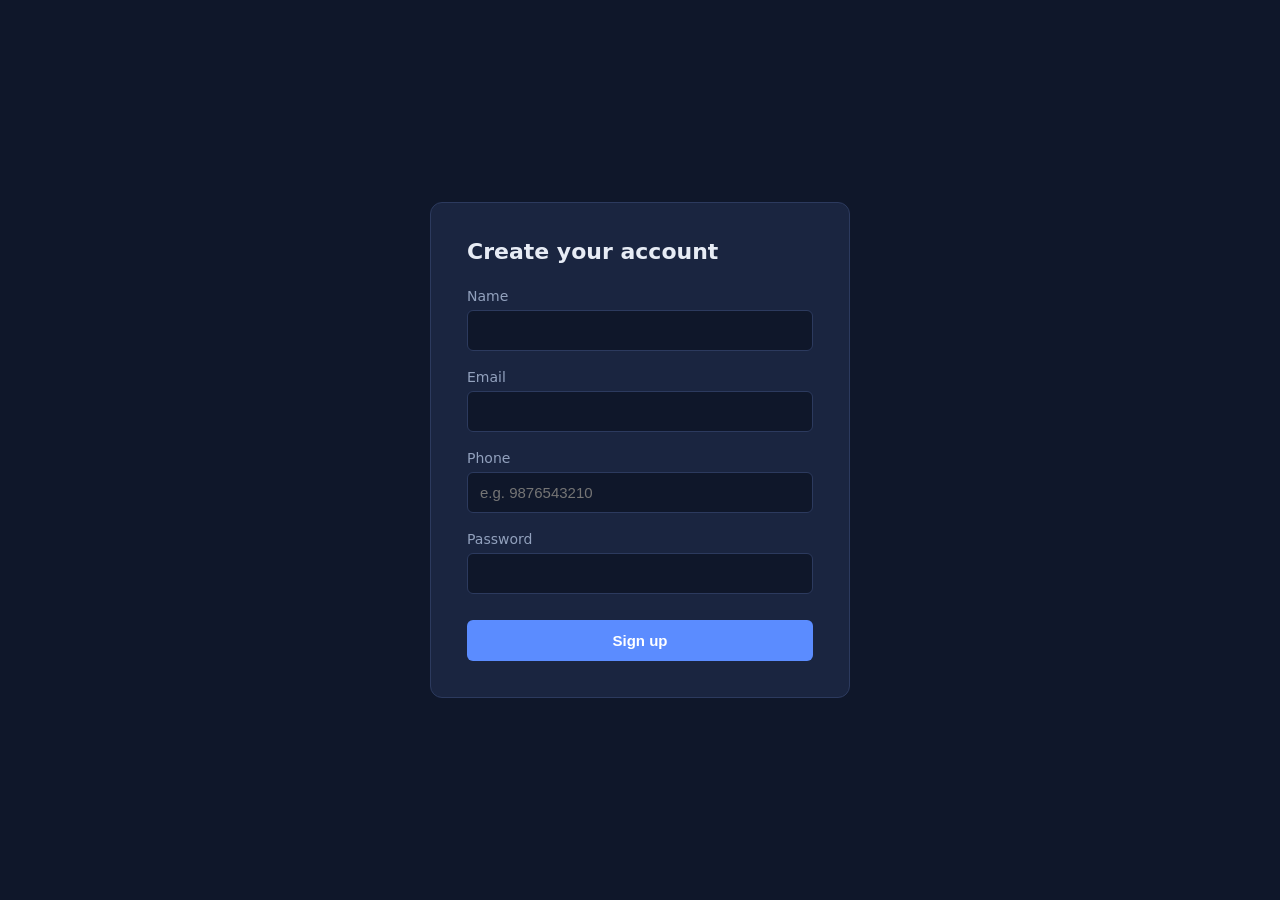
<file: form-validation.html>
<!DOCTYPE html>
<html lang="en">
<head>
<meta charset="UTF-8">
<meta name="viewport" content="width=device-width, initial-scale=1.0">
<title>Sign Up Form</title>
<style>
  :root{
    --bg:#0f172a; --surface:#1a2540; --line:#2c3a5e;
    --text:#e7ecf5; --dim:#92a1bd; --accent:#5b8cff; --error:#ff6b6b; --ok:#4ade80;
  }
  *{box-sizing:border-box;}
  body{
    margin:0; min-height:100vh; display:flex; align-items:center; justify-content:center;
    background:var(--bg); color:var(--text); font-family:system-ui,-apple-system,sans-serif;
    padding:24px;
  }
  form{
    background:var(--surface); border:1px solid var(--line); border-radius:12px;
    padding:36px; width:100%; max-width:420px;
  }
  h1{font-size:22px; margin:0 0 24px;}
  .field{margin-bottom:18px;}
  label{display:block; font-size:14px; margin-bottom:6px; color:var(--dim);}
  input{
    width:100%; padding:11px 12px; border-radius:6px; border:1px solid var(--line);
    background:#0f172a; color:var(--text); font-size:15px; outline:none;
    transition:border-color .15s;
  }
  input:focus{border-color:var(--accent);}
  input.invalid{border-color:var(--error);}
  input.valid{border-color:var(--ok);}
  .error-msg{
    color:var(--error); font-size:13px; margin-top:5px; min-height:16px; display:none;
  }
  .error-msg.show{display:block;}
  button{
    width:100%; padding:12px; margin-top:8px; border:none; border-radius:6px;
    background:var(--accent); color:white; font-size:15px; font-weight:600;
    cursor:pointer; transition:opacity .15s;
  }
  button:hover{opacity:.9;}
  .success{
    display:none; background:rgba(74,222,128,0.1); border:1px solid var(--ok);
    color:var(--ok); padding:12px; border-radius:6px; font-size:14px; margin-bottom:18px;
  }
  .success.show{display:block;}
</style>
</head>
<body>

<form id="signupForm" novalidate>
  <h1>Create your account</h1>

  <div class="success" id="successMsg">Form submitted successfully.</div>

  <div class="field">
    <label for="name">Name</label>
    <input type="text" id="name" name="name" autocomplete="name">
    <div class="error-msg" id="nameError"></div>
  </div>

  <div class="field">
    <label for="email">Email</label>
    <input type="text" id="email" name="email" autocomplete="email">
    <div class="error-msg" id="emailError"></div>
  </div>

  <div class="field">
    <label for="phone">Phone</label>
    <input type="text" id="phone" name="phone" autocomplete="tel" placeholder="e.g. 9876543210">
    <div class="error-msg" id="phoneError"></div>
  </div>

  <div class="field">
    <label for="password">Password</label>
    <input type="password" id="password" name="password" autocomplete="new-password">
    <div class="error-msg" id="passwordError"></div>
  </div>

  <button type="submit">Sign up</button>
</form>

<script>
  const form = document.getElementById('signupForm');
  const successMsg = document.getElementById('successMsg');

  const fields = {
    name: {
      input: document.getElementById('name'),
      error: document.getElementById('nameError'),
      validate: (v) => {
        if (!v.trim()) return 'Name is required.';
        if (v.trim().length < 2) return 'Name must be at least 2 characters.';
        return '';
      }
    },
    email: {
      input: document.getElementById('email'),
      error: document.getElementById('emailError'),
      validate: (v) => {
        if (!v.trim()) return 'Email is required.';
        const re = /^[^\s@]+@[^\s@]+\.[^\s@]+$/;
        if (!re.test(v.trim())) return 'Enter a valid email address.';
        return '';
      }
    },
    phone: {
      input: document.getElementById('phone'),
      error: document.getElementById('phoneError'),
      validate: (v) => {
        const digits = v.replace(/\D/g, '');
        if (!v.trim()) return 'Phone number is required.';
        if (digits.length !== 10) return 'Enter a valid 10-digit phone number.';
        return '';
      }
    },
    password: {
      input: document.getElementById('password'),
      error: document.getElementById('passwordError'),
      validate: (v) => {
        if (!v) return 'Password is required.';
        if (v.length < 8) return 'Password must be at least 8 characters.';
        if (!/[A-Z]/.test(v)) return 'Password must include an uppercase letter.';
        if (!/[0-9]/.test(v)) return 'Password must include a number.';
        return '';
      }
    }
  };

  function validateField(key) {
    const field = fields[key];
    const message = field.validate(field.input.value);
    field.error.textContent = message;
    field.error.classList.toggle('show', !!message);
    field.input.classList.toggle('invalid', !!message);
    field.input.classList.toggle('valid', !message && field.input.value.trim() !== '');
    return !message;
  }

  Object.keys(fields).forEach((key) => {
    fields[key].input.addEventListener('blur', () => validateField(key));
    fields[key].input.addEventListener('input', () => {
      if (fields[key].input.classList.contains('invalid')) validateField(key);
    });
  });

  form.addEventListener('submit', (e) => {
    e.preventDefault();
    successMsg.classList.remove('show');

    let allValid = true;
    Object.keys(fields).forEach((key) => {
      if (!validateField(key)) allValid = false;
    });

    if (allValid) {
      successMsg.classList.add('show');
      form.reset();
      Object.keys(fields).forEach((key) => {
        fields[key].input.classList.remove('valid', 'invalid');
      });
    }
  });
</script>

</body>
</html>
</file>
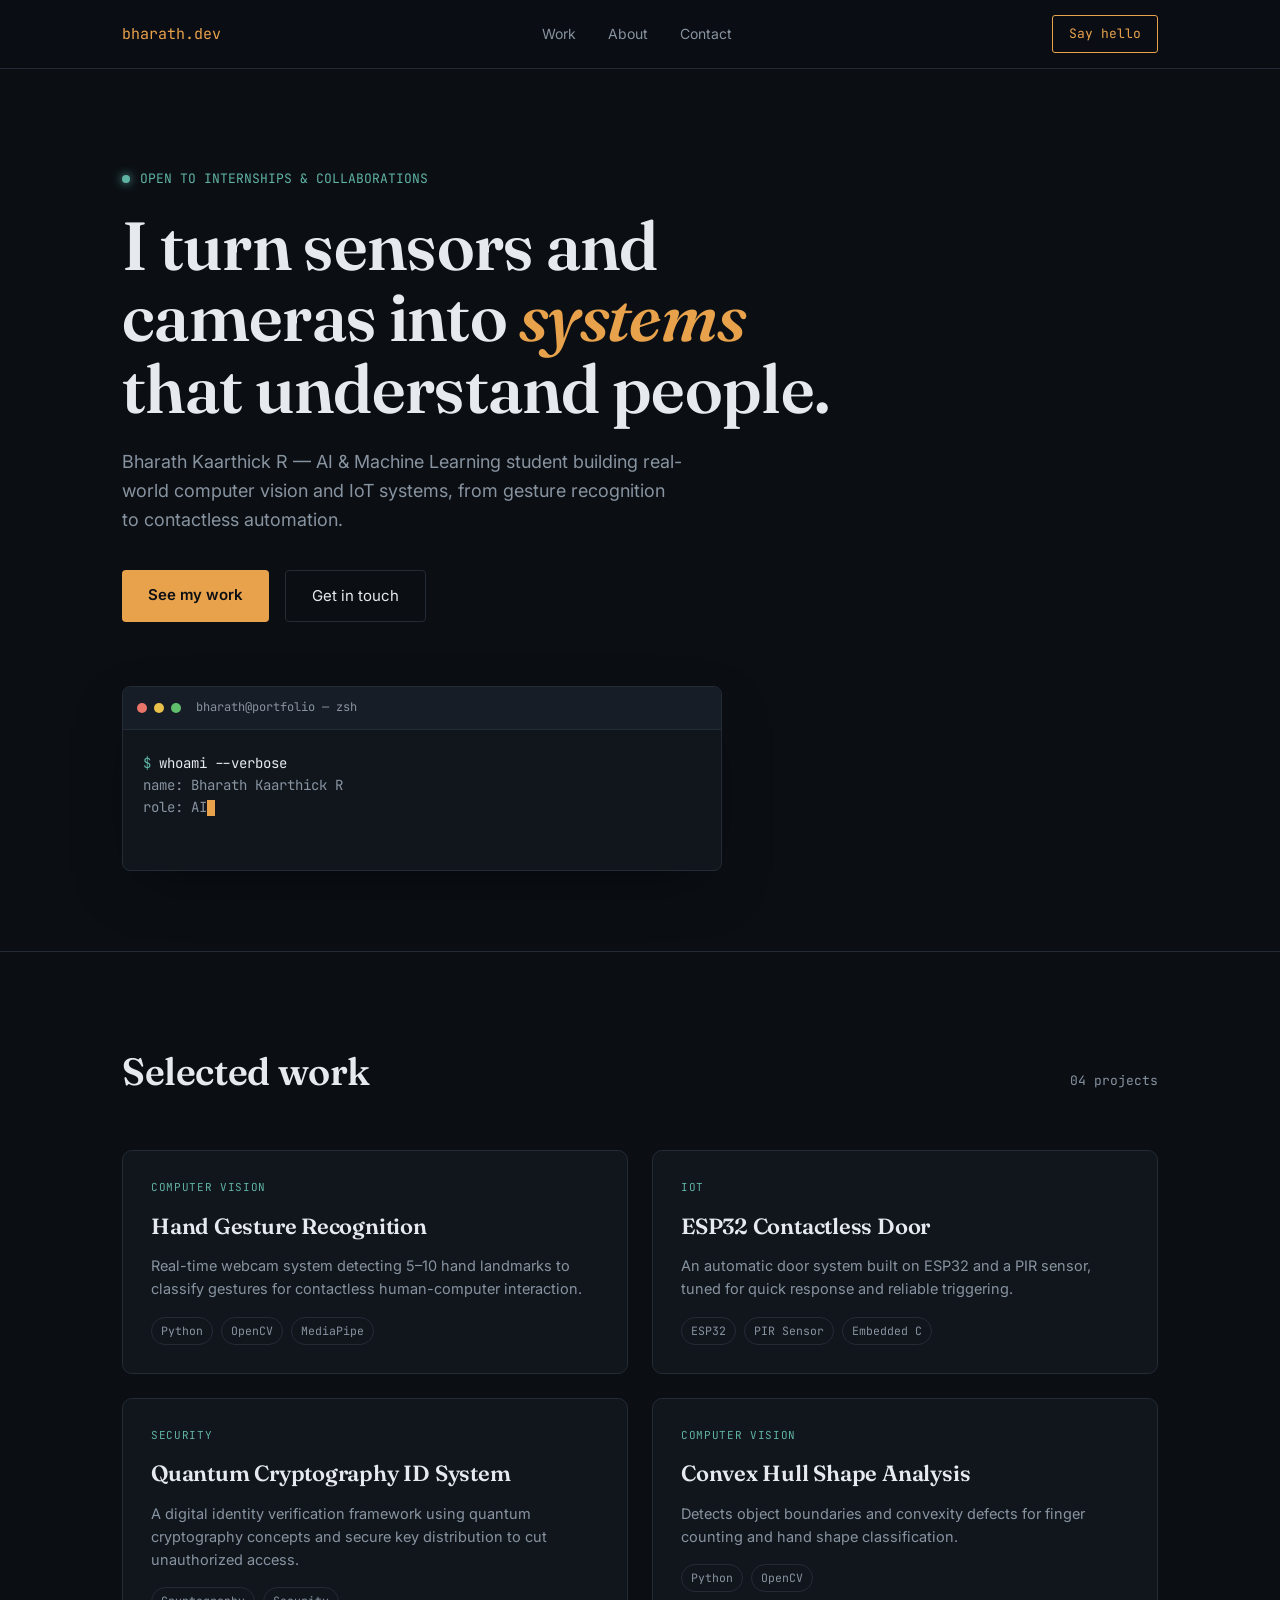
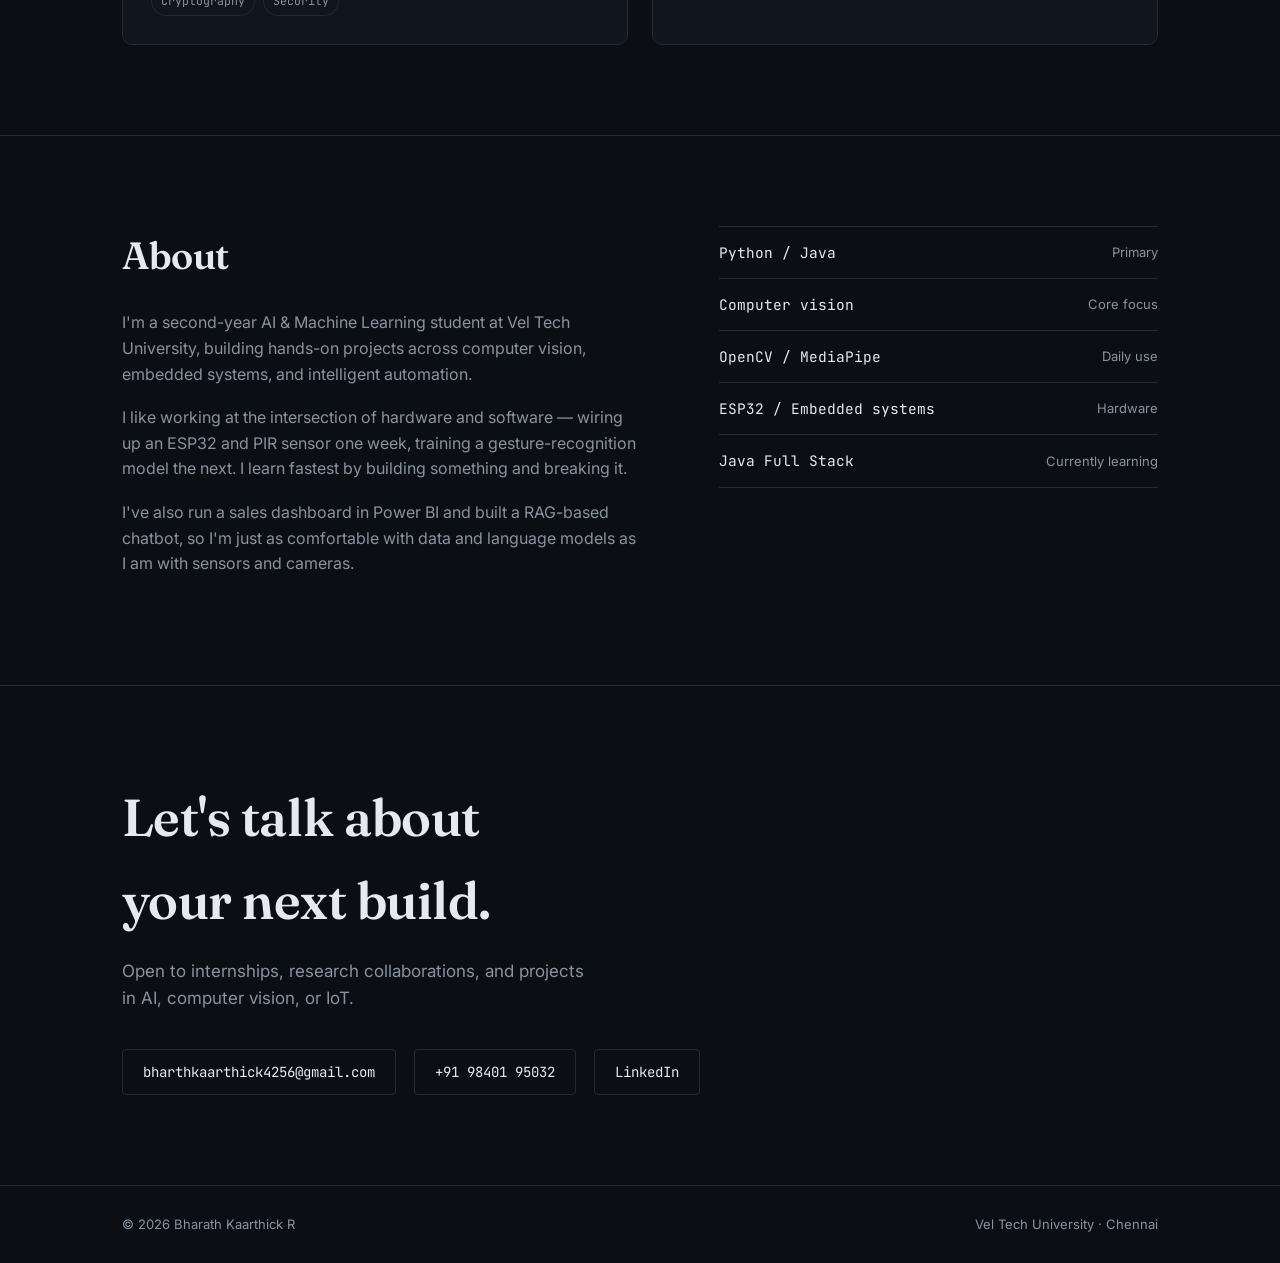
<file: land page bk.html>
<!DOCTYPE html>
<html lang="en">
<head>
<meta charset="UTF-8">
<meta name="viewport" content="width=device-width, initial-scale=1.0">
<title>Bharath Kaarthick R — AI & ML Student</title>
<link rel="preconnect" href="https://fonts.googleapis.com">
<link rel="preconnect" href="https://fonts.gstatic.com" crossorigin>
<link href="https://fonts.googleapis.com/css2?family=Fraunces:ital,opsz,wght@0,9..144,400;0,9..144,600;1,9..144,500&family=Inter:wght@400;500;600&family=JetBrains+Mono:wght@400;500&display=swap" rel="stylesheet">
<style>
  :root{
    --bg: #0B0F14;
    --surface: #11161D;
    --surface-2: #161D26;
    --line: #232B35;
    --text: #E6EAEF;
    --text-dim: #8893A0;
    --copper: #E8A24C;
    --teal: #5FB3A3;
  }
  *{margin:0;padding:0;box-sizing:border-box;}
  html{scroll-behavior:smooth;}
  body{
    background:var(--bg);
    color:var(--text);
    font-family:'Inter',sans-serif;
    line-height:1.6;
    overflow-x:hidden;
  }
  ::selection{background:var(--copper);color:#0B0F14;}
  a{color:inherit;text-decoration:none;}

  h1,h2,h3{font-family:'Fraunces',serif;font-weight:600;letter-spacing:-0.01em;}

  .wrap{max-width:1100px;margin:0 auto;padding:0 32px;}

  /* NAV */
  nav{
    position:sticky;top:0;z-index:50;
    background:rgba(11,15,20,0.85);
    backdrop-filter:blur(10px);
    border-bottom:1px solid var(--line);
  }
  nav .wrap{display:flex;align-items:center;justify-content:space-between;height:68px;}
  .logo{font-family:'JetBrains Mono',monospace;font-size:15px;color:var(--copper);}
  .navlinks{display:flex;gap:32px;font-size:14px;color:var(--text-dim);}
  .navlinks a{transition:color .2s;}
  .navlinks a:hover{color:var(--text);}
  .navlinks a:focus-visible, a:focus-visible{outline:2px solid var(--copper);outline-offset:3px;}
  .navcta{
    font-family:'JetBrains Mono',monospace;font-size:13px;
    border:1px solid var(--copper);color:var(--copper);
    padding:8px 16px;border-radius:3px;transition:.2s;
  }
  .navcta:hover{background:var(--copper);color:#0B0F14;}

  /* HERO */
  .hero{padding:100px 0 80px;position:relative;}
  .eyebrow{
    font-family:'JetBrains Mono',monospace;font-size:13px;color:var(--teal);
    margin-bottom:20px;display:flex;align-items:center;gap:10px;
  }
  .eyebrow::before{content:'';width:8px;height:8px;border-radius:50%;background:var(--teal);box-shadow:0 0 10px var(--teal);}
  .hero h1{
    font-size:clamp(40px,6vw,68px);
    line-height:1.05;
    max-width:780px;
  }
  .hero h1 em{font-style:italic;color:var(--copper);}
  .hero p.lede{
    margin-top:24px;max-width:560px;color:var(--text-dim);font-size:18px;
  }
  .hero-actions{display:flex;gap:16px;margin-top:36px;flex-wrap:wrap;}
  .btn-primary{
    background:var(--copper);color:#0B0F14;font-weight:600;font-size:15px;
    padding:13px 26px;border-radius:4px;transition:.2s;display:inline-block;
  }
  .btn-primary:hover{background:#f5b366;transform:translateY(-1px);}
  .btn-secondary{
    border:1px solid var(--line);color:var(--text);font-size:15px;
    padding:13px 26px;border-radius:4px;transition:.2s;display:inline-block;
  }
  .btn-secondary:hover{border-color:var(--text-dim);}

  /* TERMINAL signature */
  .terminal{
    margin-top:64px;
    background:var(--surface);
    border:1px solid var(--line);
    border-radius:8px;
    max-width:600px;
    overflow:hidden;
    box-shadow:0 20px 60px -20px rgba(0,0,0,0.6);
  }
  .terminal-bar{
    display:flex;align-items:center;gap:7px;
    padding:11px 14px;border-bottom:1px solid var(--line);
    background:var(--surface-2);
  }
  .dot{width:10px;height:10px;border-radius:50%;}
  .dot.r{background:#e8746a;} .dot.y{background:#e8c14c;} .dot.g{background:#5fbf6a;}
  .terminal-title{
    margin-left:8px;font-family:'JetBrains Mono',monospace;font-size:12px;color:var(--text-dim);
  }
  .terminal-body{
    padding:22px 20px;font-family:'JetBrains Mono',monospace;font-size:14px;
    min-height:140px;
  }
  .terminal-body .prompt{color:var(--teal);}
  .terminal-body .cmd{color:var(--text);}
  #typed-output{color:var(--text-dim);white-space:pre-wrap;}
  .cursor{display:inline-block;width:8px;height:16px;background:var(--copper);vertical-align:text-bottom;animation:blink 1s step-start infinite;}
  @keyframes blink{50%{opacity:0;}}

  /* SECTIONS */
  section{padding:90px 0;border-top:1px solid var(--line);}
  .section-head{display:flex;align-items:baseline;justify-content:space-between;margin-bottom:48px;flex-wrap:wrap;gap:12px;}
  .section-head h2{font-size:clamp(28px,4vw,38px);}
  .section-num{font-family:'JetBrains Mono',monospace;color:var(--text-dim);font-size:13px;}

  /* PROJECTS */
  .projects{display:grid;grid-template-columns:repeat(2,1fr);gap:24px;}
  .card{
    background:var(--surface);border:1px solid var(--line);border-radius:10px;
    padding:28px;transition:.25s;position:relative;overflow:hidden;
  }
  .card:hover{border-color:var(--copper);transform:translateY(-3px);}
  .card .tag{
    font-family:'JetBrains Mono',monospace;font-size:11px;color:var(--teal);
    text-transform:uppercase;letter-spacing:.06em;
  }
  .card h3{font-size:22px;margin:12px 0 10px;}
  .card p{color:var(--text-dim);font-size:14.5px;margin-bottom:16px;}
  .stack{display:flex;gap:8px;flex-wrap:wrap;}
  .stack span{
    font-family:'JetBrains Mono',monospace;font-size:11.5px;color:var(--text-dim);
    border:1px solid var(--line);padding:4px 9px;border-radius:20px;
  }

  /* ABOUT/SKILLS */
  .about-grid{display:grid;grid-template-columns:1.1fr 0.9fr;gap:60px;align-items:start;}
  .about-grid p{color:var(--text-dim);font-size:16px;margin-bottom:18px;max-width:520px;}
  .skill-list{display:flex;flex-direction:column;gap:0;}
  .skill-row{
    display:flex;justify-content:space-between;align-items:center;
    padding:14px 0;border-bottom:1px solid var(--line);font-size:14.5px;
  }
  .skill-row:first-child{border-top:1px solid var(--line);}
  .skill-row span:first-child{font-family:'JetBrains Mono',monospace;color:var(--text);}
  .skill-row span:last-child{color:var(--text-dim);font-size:13px;}

  /* CONTACT */
  .contact{text-align:left;}
  .contact h2{font-size:clamp(32px,5vw,52px);max-width:600px;}
  .contact p.lede{color:var(--text-dim);margin-top:16px;max-width:480px;font-size:17px;}
  .contact-links{display:flex;gap:18px;margin-top:36px;flex-wrap:wrap;}
  .contact-links a{
    font-family:'JetBrains Mono',monospace;font-size:14px;
    border:1px solid var(--line);padding:11px 20px;border-radius:4px;transition:.2s;
  }
  .contact-links a:hover{border-color:var(--copper);color:var(--copper);}

  footer{border-top:1px solid var(--line);padding:28px 0;color:var(--text-dim);font-size:13px;display:flex;justify-content:space-between;}

  /* reveal */
  .reveal{opacity:0;transform:translateY(16px);transition:opacity .6s ease, transform .6s ease;}
  .reveal.in{opacity:1;transform:translateY(0);}

  @media (prefers-reduced-motion: reduce){
    *{animation:none !important;transition:none !important;}
  }

  @media (max-width:760px){
    .navlinks{display:none;}
    .about-grid{grid-template-columns:1fr;gap:36px;}
    .projects{grid-template-columns:1fr;}
    .hero{padding:64px 0 56px;}
    footer{flex-direction:column;gap:8px;}
  }
</style>
</head>
<body>

<nav>
  <div class="wrap">
    <a href="#" class="logo">bharath.dev</a>
    <div class="navlinks">
      <a href="#work">Work</a>
      <a href="#about">About</a>
      <a href="#contact">Contact</a>
    </div>
    <a href="#contact" class="navcta">Say hello</a>
  </div>
</nav>

<header class="hero">
  <div class="wrap">
    <div class="eyebrow">OPEN TO INTERNSHIPS & COLLABORATIONS</div>
    <h1>I turn sensors and<br>cameras into <em>systems</em><br>that understand people.</h1>
    <p class="lede">Bharath Kaarthick R — AI & Machine Learning student building real-world computer vision and IoT systems, from gesture recognition to contactless automation.</p>
    <div class="hero-actions">
      <a href="#work" class="btn-primary">See my work</a>
      <a href="#contact" class="btn-secondary">Get in touch</a>
    </div>

    <div class="terminal">
      <div class="terminal-bar">
        <div class="dot r"></div><div class="dot y"></div><div class="dot g"></div>
        <div class="terminal-title">bharath@portfolio — zsh</div>
      </div>
      <div class="terminal-body">
        <div><span class="prompt">$</span> <span class="cmd">whoami --verbose</span></div>
        <div id="typed-output"></div>
      </div>
    </div>
  </div>
</header>

<section id="work">
  <div class="wrap">
    <div class="section-head reveal">
      <h2>Selected work</h2>
      <span class="section-num">04 projects</span>
    </div>
    <div class="projects">
      <div class="card reveal">
        <div class="tag">Computer vision</div>
        <h3>Hand Gesture Recognition</h3>
        <p>Real-time webcam system detecting 5–10 hand landmarks to classify gestures for contactless human-computer interaction.</p>
        <div class="stack"><span>Python</span><span>OpenCV</span><span>MediaPipe</span></div>
      </div>
      <div class="card reveal">
        <div class="tag">IoT</div>
        <h3>ESP32 Contactless Door</h3>
        <p>An automatic door system built on ESP32 and a PIR sensor, tuned for quick response and reliable triggering.</p>
        <div class="stack"><span>ESP32</span><span>PIR Sensor</span><span>Embedded C</span></div>
      </div>
      <div class="card reveal">
        <div class="tag">Security</div>
        <h3>Quantum Cryptography ID System</h3>
        <p>A digital identity verification framework using quantum cryptography concepts and secure key distribution to cut unauthorized access.</p>
        <div class="stack"><span>Cryptography</span><span>Security</span></div>
      </div>
      <div class="card reveal">
        <div class="tag">Computer vision</div>
        <h3>Convex Hull Shape Analysis</h3>
        <p>Detects object boundaries and convexity defects for finger counting and hand shape classification.</p>
        <div class="stack"><span>Python</span><span>OpenCV</span></div>
      </div>
    </div>
  </div>
</section>

<section id="about">
  <div class="wrap">
    <div class="about-grid">
      <div class="reveal">
        <div class="section-head" style="margin-bottom:24px;">
          <h2>About</h2>
        </div>
        <p>I'm a second-year AI & Machine Learning student at Vel Tech University, building hands-on projects across computer vision, embedded systems, and intelligent automation.</p>
        <p>I like working at the intersection of hardware and software — wiring up an ESP32 and PIR sensor one week, training a gesture-recognition model the next. I learn fastest by building something and breaking it.</p>
        <p>I've also run a sales dashboard in Power BI and built a RAG-based chatbot, so I'm just as comfortable with data and language models as I am with sensors and cameras.</p>
      </div>
      <div class="reveal">
        <div class="skill-list">
          <div class="skill-row"><span>Python / Java</span><span>Primary</span></div>
          <div class="skill-row"><span>Computer vision</span><span>Core focus</span></div>
          <div class="skill-row"><span>OpenCV / MediaPipe</span><span>Daily use</span></div>
          <div class="skill-row"><span>ESP32 / Embedded systems</span><span>Hardware</span></div>
          <div class="skill-row"><span>Java Full Stack</span><span>Currently learning</span></div>
        </div>
      </div>
    </div>
  </div>
</section>

<section id="contact" class="contact">
  <div class="wrap">
    <div class="reveal">
      <h2>Let's talk about<br>your next build.</h2>
      <p class="lede">Open to internships, research collaborations, and projects in AI, computer vision, or IoT.</p>
      <div class="contact-links">
        <a href="mailto:bharthkaarthick4256@gmail.com">bharthkaarthick4256@gmail.com</a>
        <a href="tel:+919840195032">+91 98401 95032</a>
        <a href="#">LinkedIn</a>
      </div>
    </div>
  </div>
</section>

<footer>
  <div class="wrap" style="display:flex;justify-content:space-between;width:100%;">
    <span>© 2026 Bharath Kaarthick R</span>
    <span>Vel Tech University · Chennai</span>
  </div>
</footer>

<script>
  // Typewriter effect for terminal
  const lines = [
    "name: Bharath Kaarthick R",
    "role: AI & ML Student, Vel Tech University",
    "focus: computer vision, IoT, embedded systems",
    "status: open to internships"
  ];
  const el = document.getElementById('typed-output');
  const reduceMotion = window.matchMedia('(prefers-reduced-motion: reduce)').matches;

  if (reduceMotion) {
    el.textContent = lines.join('\n');
  } else {
    let lineIndex = 0, charIndex = 0, out = "";
    function type(){
      if(lineIndex >= lines.length){
        el.innerHTML = out + '<span class="cursor"></span>';
        return;
      }
      const line = lines[lineIndex];
      if(charIndex <= line.length){
        el.innerHTML = out + line.slice(0,charIndex) + '<span class="cursor"></span>';
        charIndex++;
        setTimeout(type, 28);
      } else {
        out += line + "\n";
        lineIndex++; charIndex = 0;
        setTimeout(type, 200);
      }
    }
    setTimeout(type, 500);
  }

  // Scroll reveal
  const observer = new IntersectionObserver((entries)=>{
    entries.forEach(e=>{
      if(e.isIntersecting){ e.target.classList.add('in'); observer.unobserve(e.target); }
    });
  }, {threshold:0.15});
  document.querySelectorAll('.reveal').forEach(el=>observer.observe(el));
</script>

</body>
</html>
</file>
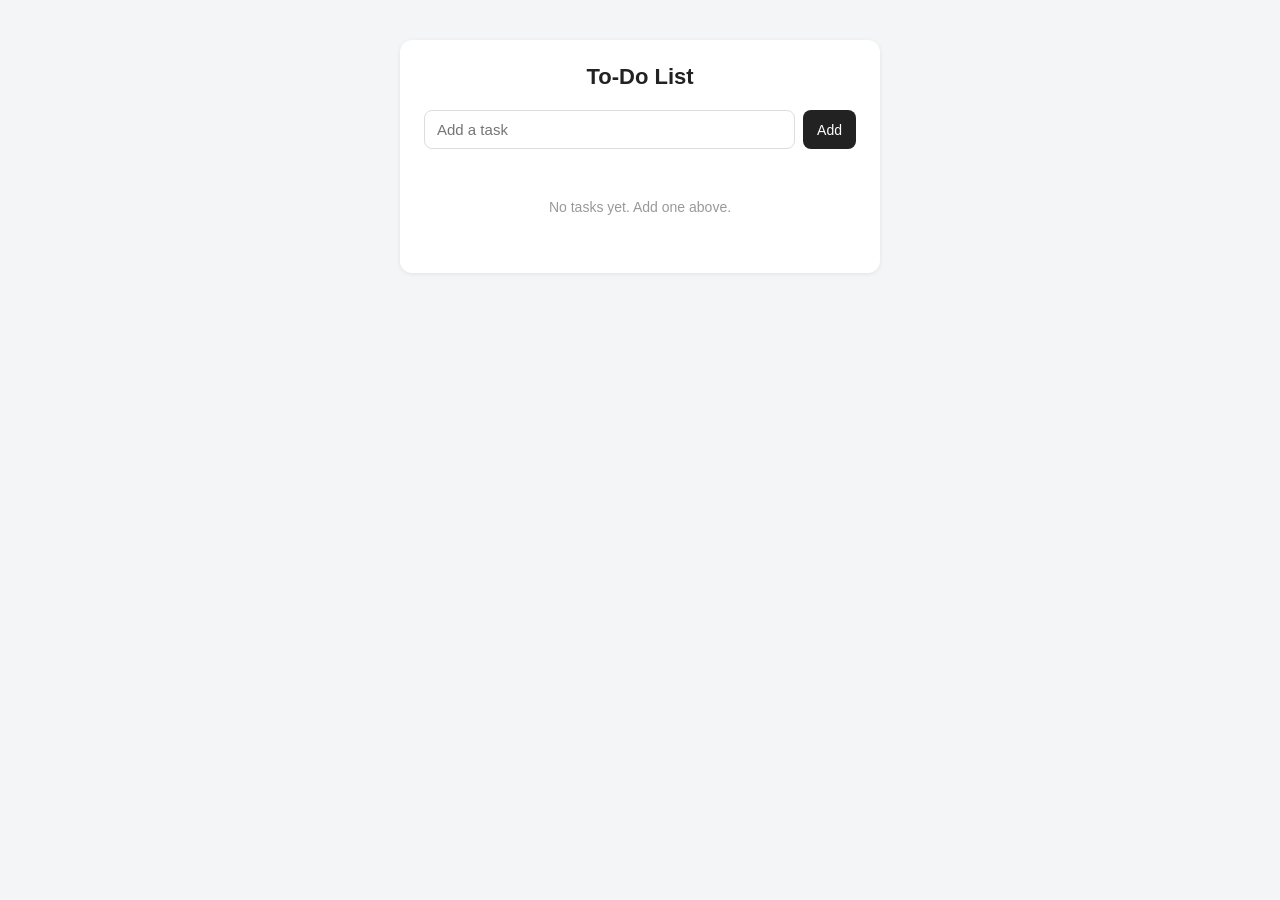
<file: to do.html>
<!DOCTYPE html>
<html lang="en">
<head>
<meta charset="UTF-8">
<meta name="viewport" content="width=device-width, initial-scale=1.0">
<title>To-Do App</title>
<style>
  * { box-sizing: border-box; }
  body {
    font-family: -apple-system, BlinkMacSystemFont, "Segoe UI", Roboto, Arial, sans-serif;
    background: #f4f5f7;
    margin: 0;
    padding: 40px 16px;
    color: #222;
  }
  .container {
    max-width: 480px;
    margin: 0 auto;
    background: #fff;
    border-radius: 12px;
    box-shadow: 0 1px 4px rgba(0,0,0,0.08);
    padding: 24px;
  }
  h1 {
    font-size: 22px;
    font-weight: 600;
    margin: 0 0 20px;
    text-align: center;
  }
  .input-row {
    display: flex;
    gap: 8px;
    margin-bottom: 16px;
  }
  #newTaskInput {
    flex: 1;
    padding: 10px 12px;
    border: 1px solid #ddd;
    border-radius: 8px;
    font-size: 15px;
  }
  #newTaskInput:focus {
    outline: none;
    border-color: #888;
  }
  button {
    cursor: pointer;
    border: 1px solid #ddd;
    background: #fff;
    border-radius: 8px;
    padding: 10px 14px;
    font-size: 14px;
    transition: background 0.15s;
  }
  button:hover { background: #f0f0f0; }
  #addBtn {
    background: #222;
    color: #fff;
    border: none;
  }
  #addBtn:hover { background: #000; }
  .task-list {
    display: flex;
    flex-direction: column;
    gap: 8px;
  }
  .task-row {
    display: flex;
    align-items: center;
    gap: 10px;
    padding: 10px 12px;
    border: 1px solid #eee;
    border-radius: 8px;
    background: #fafafa;
  }
  .task-row input[type="checkbox"] {
    width: 18px;
    height: 18px;
    cursor: pointer;
    flex-shrink: 0;
  }
  .task-text {
    flex: 1;
    font-size: 15px;
    word-break: break-word;
  }
  .task-text.done {
    text-decoration: line-through;
    color: #999;
  }
  .task-row button {
    padding: 6px 10px;
    font-size: 13px;
  }
  .edit-input {
    flex: 1;
    padding: 8px 10px;
    border: 1px solid #ddd;
    border-radius: 6px;
    font-size: 14px;
  }
  .empty-msg {
    color: #999;
    font-size: 14px;
    text-align: center;
    padding: 20px 0;
  }
</style>
</head>
<body>

<div class="container">
  <h1>To-Do List</h1>
  <div class="input-row">
    <input id="newTaskInput" type="text" placeholder="Add a task" />
    <button id="addBtn">Add</button>
  </div>
  <div id="taskList" class="task-list"></div>
  <p id="emptyMsg" class="empty-msg" style="display:none;">No tasks yet. Add one above.</p>
</div>

<script>
(function () {
  const STORAGE_KEY = 'todo-tasks';
  let tasks = [];
  let editingId = null;

  const taskList = document.getElementById('taskList');
  const emptyMsg = document.getElementById('emptyMsg');
  const newTaskInput = document.getElementById('newTaskInput');
  const addBtn = document.getElementById('addBtn');

  function uid() {
    return Date.now().toString(36) + Math.random().toString(36).slice(2, 7);
  }

  function loadTasks() {
    try {
      const raw = localStorage.getItem(STORAGE_KEY);
      tasks = raw ? JSON.parse(raw) : [];
    } catch (e) {
      tasks = [];
    }
    render();
  }

  function saveTasks() {
    localStorage.setItem(STORAGE_KEY, JSON.stringify(tasks));
  }

  function addTask() {
    const val = newTaskInput.value.trim();
    if (!val) return;
    tasks.push({ id: uid(), text: val, done: false });
    newTaskInput.value = '';
    saveTasks();
    render();
  }

  function deleteTask(id) {
    tasks = tasks.filter(t => t.id !== id);
    saveTasks();
    render();
  }

  function toggleTask(id) {
    const t = tasks.find(t => t.id === id);
    if (t) t.done = !t.done;
    saveTasks();
    render();
  }

  function startEdit(id) {
    editingId = id;
    render();
  }

  function confirmEdit(id, value) {
    const t = tasks.find(t => t.id === id);
    if (t && value.trim()) t.text = value.trim();
    editingId = null;
    saveTasks();
    render();
  }

  function render() {
    taskList.innerHTML = '';
    emptyMsg.style.display = tasks.length === 0 ? 'block' : 'none';

    tasks.forEach(t => {
      const row = document.createElement('div');
      row.className = 'task-row';

      if (editingId === t.id) {
        const input = document.createElement('input');
        input.type = 'text';
        input.value = t.text;
        input.className = 'edit-input';
        row.appendChild(input);

        const saveBtn = document.createElement('button');
        saveBtn.textContent = 'Save';
        saveBtn.onclick = () => confirmEdit(t.id, input.value);
        row.appendChild(saveBtn);

        input.addEventListener('keydown', e => {
          if (e.key === 'Enter') confirmEdit(t.id, input.value);
        });
      } else {
        const checkbox = document.createElement('input');
        checkbox.type = 'checkbox';
        checkbox.checked = t.done;
        checkbox.onclick = () => toggleTask(t.id);
        row.appendChild(checkbox);

        const span = document.createElement('span');
        span.textContent = t.text;
        span.className = 'task-text' + (t.done ? ' done' : '');
        row.appendChild(span);

        const editBtn = document.createElement('button');
        editBtn.textContent = 'Edit';
        editBtn.onclick = () => startEdit(t.id);
        row.appendChild(editBtn);

        const delBtn = document.createElement('button');
        delBtn.textContent = 'Delete';
        delBtn.onclick = () => deleteTask(t.id);
        row.appendChild(delBtn);
      }

      taskList.appendChild(row);
    });
  }

  addBtn.onclick = addTask;
  newTaskInput.addEventListener('keydown', e => {
    if (e.key === 'Enter') addTask();
  });

  loadTasks();
})();
</script>

</body>
</html>
</file>
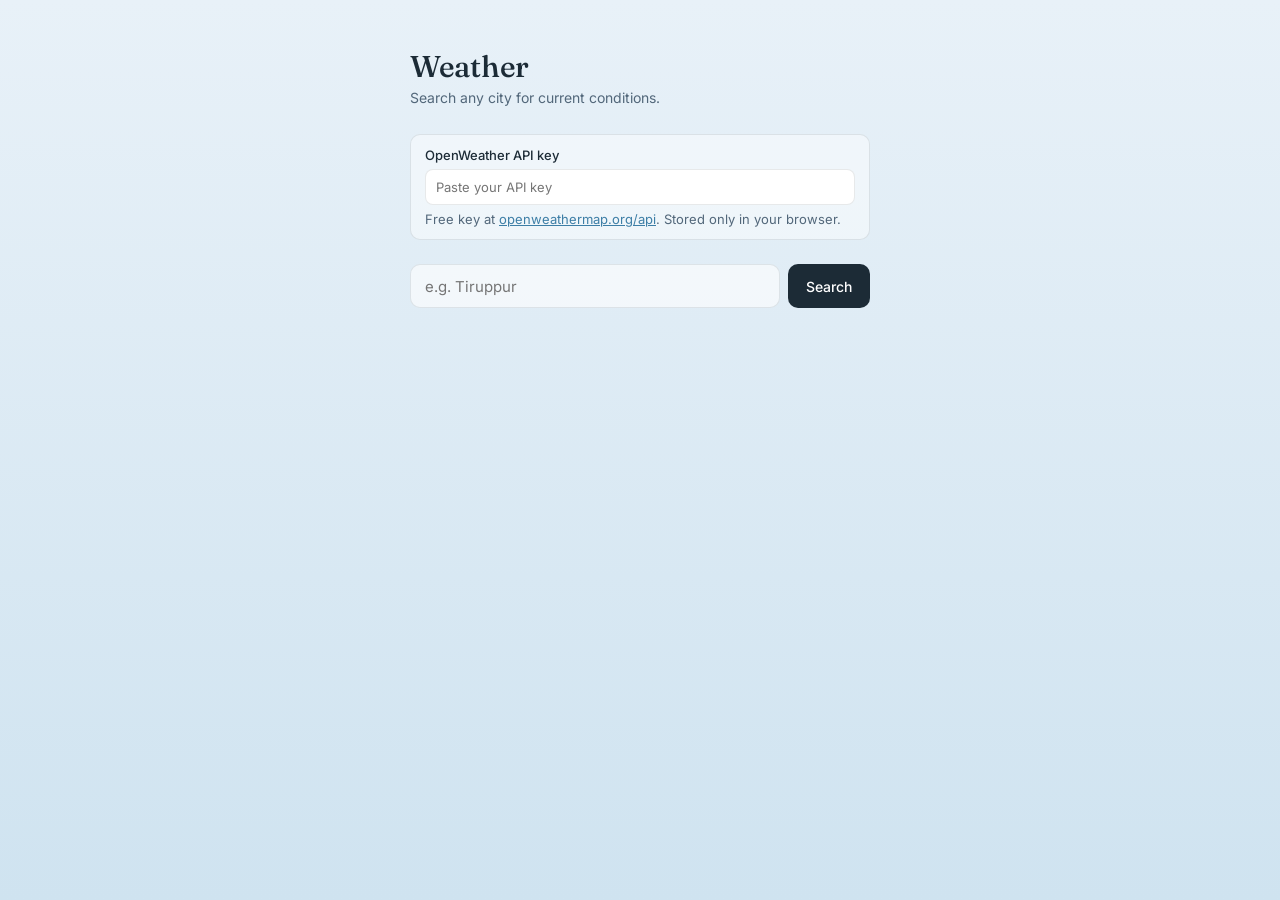
<file: weather-app.html>
<!DOCTYPE html>
<html lang="en">
<head>
<meta charset="UTF-8">
<meta name="viewport" content="width=device-width, initial-scale=1.0">
<title>Weather</title>
<style>
  @import url('https://fonts.googleapis.com/css2?family=Fraunces:opsz,wght@9..144,500&family=Inter:wght@400;500;600&display=swap');

  :root{
    --sky-1:#E8F1F8;
    --sky-2:#CFE3F0;
    --ink:#1C2B36;
    --ink-soft:#52677A;
    --sun:#E8A33D;
    --sun-deep:#B97A1B;
    --rain:#3D7EA6;
    --card:#FFFFFF;
    --line:rgba(28,43,54,0.10);
  }
  *{box-sizing:border-box;}
  body{
    margin:0;
    min-height:100vh;
    font-family:'Inter',sans-serif;
    background:linear-gradient(180deg,var(--sky-1) 0%, var(--sky-2) 100%);
    color:var(--ink);
    display:flex;
    justify-content:center;
    padding:48px 20px;
  }
  .wrap{width:100%;max-width:460px;}
  h1{
    font-family:'Fraunces',serif;
    font-weight:500;
    font-size:30px;
    letter-spacing:-0.01em;
    margin:0 0 4px;
  }
  .sub{
    color:var(--ink-soft);
    font-size:14px;
    margin:0 0 28px;
  }
  .search-row{
    display:flex;
    gap:8px;
    margin-bottom:14px;
  }
  input[type="text"]{
    flex:1;
    height:44px;
    border-radius:10px;
    border:1px solid var(--line);
    background:rgba(255,255,255,0.6);
    padding:0 14px;
    font-size:15px;
    font-family:'Inter',sans-serif;
    color:var(--ink);
    outline:none;
  }
  input[type="text"]:focus{border-color:var(--rain);}
  button{
    height:44px;
    padding:0 18px;
    border-radius:10px;
    border:none;
    background:var(--ink);
    color:#fff;
    font-size:14px;
    font-weight:500;
    cursor:pointer;
    font-family:'Inter',sans-serif;
  }
  button:hover{background:#0e1a22;}
  button:active{transform:scale(0.98);}

  .key-block{
    border:1px solid var(--line);
    border-radius:10px;
    padding:12px 14px;
    margin-bottom:24px;
    font-size:13px;
    color:var(--ink-soft);
    background:rgba(255,255,255,0.45);
  }
  .key-block label{display:block;margin-bottom:6px;color:var(--ink);font-weight:500;}
  .key-block input{
    width:100%;height:36px;border-radius:8px;border:1px solid var(--line);
    padding:0 10px;font-size:13px;background:#fff;color:var(--ink);outline:none;
  }
  .key-block a{color:var(--rain);}

  .card{
    background:var(--card);
    border-radius:18px;
    padding:28px 26px;
    border:1px solid var(--line);
    display:none;
  }
  .card.show{display:block;}
  .city-row{
    display:flex;
    justify-content:space-between;
    align-items:baseline;
    margin-bottom:18px;
  }
  .city{font-family:'Fraunces',serif;font-weight:500;font-size:22px;}
  .date{font-size:13px;color:var(--ink-soft);}

  .temp-row{
    display:flex;
    align-items:center;
    gap:18px;
    margin-bottom:22px;
  }
  .temp{
    font-family:'Fraunces',serif;
    font-size:64px;
    font-weight:500;
    line-height:1;
    color:var(--sun-deep);
  }
  .cond{
    font-size:15px;
    color:var(--ink-soft);
    text-transform:capitalize;
  }
  .feels{font-size:13px;color:var(--ink-soft);margin-top:2px;}

  .stats{
    display:grid;
    grid-template-columns:1fr 1fr;
    gap:10px;
  }
  .stat{
    background:var(--sky-1);
    border-radius:12px;
    padding:12px 14px;
  }
  .stat-label{font-size:12px;color:var(--ink-soft);margin-bottom:4px;}
  .stat-value{font-size:18px;font-weight:500;}

  .msg{
    font-size:14px;
    color:var(--ink-soft);
    padding:10px 0;
    display:none;
  }
  .msg.show{display:block;}
  .msg.error{color:#a23c3c;}
</style>
</head>
<body>
<div class="wrap">
  <h1>Weather</h1>
  <p class="sub">Search any city for current conditions.</p>

  <div class="key-block">
    <label for="apiKey">OpenWeather API key</label>
    <input type="text" id="apiKey" placeholder="Paste your API key" />
    <div style="margin-top:6px;">Free key at <a href="https://openweathermap.org/api" target="_blank">openweathermap.org/api</a>. Stored only in your browser.</div>
  </div>

  <div class="search-row">
    <input type="text" id="cityInput" placeholder="e.g. Tiruppur" />
    <button id="searchBtn">Search</button>
  </div>

  <p class="msg" id="msg"></p>

  <div class="card" id="card">
    <div class="city-row">
      <span class="city" id="cityName"></span>
      <span class="date" id="dateNow"></span>
    </div>
    <div class="temp-row">
      <span class="temp" id="temp"></span>
      <div>
        <div class="cond" id="cond"></div>
        <div class="feels" id="feels"></div>
      </div>
    </div>
    <div class="stats">
      <div class="stat">
        <div class="stat-label">Humidity</div>
        <div class="stat-value" id="humidity"></div>
      </div>
      <div class="stat">
        <div class="stat-label">Wind speed</div>
        <div class="stat-value" id="wind"></div>
      </div>
    </div>
  </div>
</div>

<script>
  const KEY_STORAGE = 'owm_api_key';
  const apiKeyInput = document.getElementById('apiKey');
  const cityInput = document.getElementById('cityInput');
  const searchBtn = document.getElementById('searchBtn');
  const card = document.getElementById('card');
  const msg = document.getElementById('msg');

  apiKeyInput.value = localStorage.getItem(KEY_STORAGE) || '';
  apiKeyInput.addEventListener('change', () => {
    localStorage.setItem(KEY_STORAGE, apiKeyInput.value.trim());
  });

  function showMessage(text, isError){
    msg.textContent = text;
    msg.classList.add('show');
    msg.classList.toggle('error', !!isError);
  }
  function clearMessage(){
    msg.classList.remove('show');
    msg.classList.remove('error');
  }

  async function fetchWeather(){
    const city = cityInput.value.trim();
    const key = apiKeyInput.value.trim();
    clearMessage();
    card.classList.remove('show');

    if(!key){
      showMessage('Enter your OpenWeather API key above first.', true);
      return;
    }
    if(!city){
      showMessage('Enter a city name to search.', true);
      return;
    }

    searchBtn.disabled = true;
    searchBtn.textContent = 'Loading...';

    try{
      const url = `https://api.openweathermap.org/data/2.5/weather?q=${encodeURIComponent(city)}&units=metric&appid=${key}`;
      const res = await fetch(url);
      const data = await res.json();

      if(!res.ok){
        showMessage(data.message ? `Couldn't find that city: ${data.message}` : 'Something went wrong. Try again.', true);
        return;
      }

      document.getElementById('cityName').textContent = `${data.name}, ${data.sys.country}`;
      document.getElementById('dateNow').textContent = new Date().toLocaleDateString(undefined, {weekday:'short', month:'short', day:'numeric'});
      document.getElementById('temp').textContent = `${Math.round(data.main.temp)}°C`;
      document.getElementById('cond').textContent = data.weather[0].description;
      document.getElementById('feels').textContent = `Feels like ${Math.round(data.main.feels_like)}°C`;
      document.getElementById('humidity').textContent = `${data.main.humidity}%`;
      document.getElementById('wind').textContent = `${data.wind.speed} m/s`;

      card.classList.add('show');
    }catch(err){
      showMessage('Network error. Check your connection and try again.', true);
    }finally{
      searchBtn.disabled = false;
      searchBtn.textContent = 'Search';
    }
  }

  searchBtn.addEventListener('click', fetchWeather);
  cityInput.addEventListener('keydown', (e) => { if(e.key === 'Enter') fetchWeather(); });
</script>
</body>
</html>
</file>
